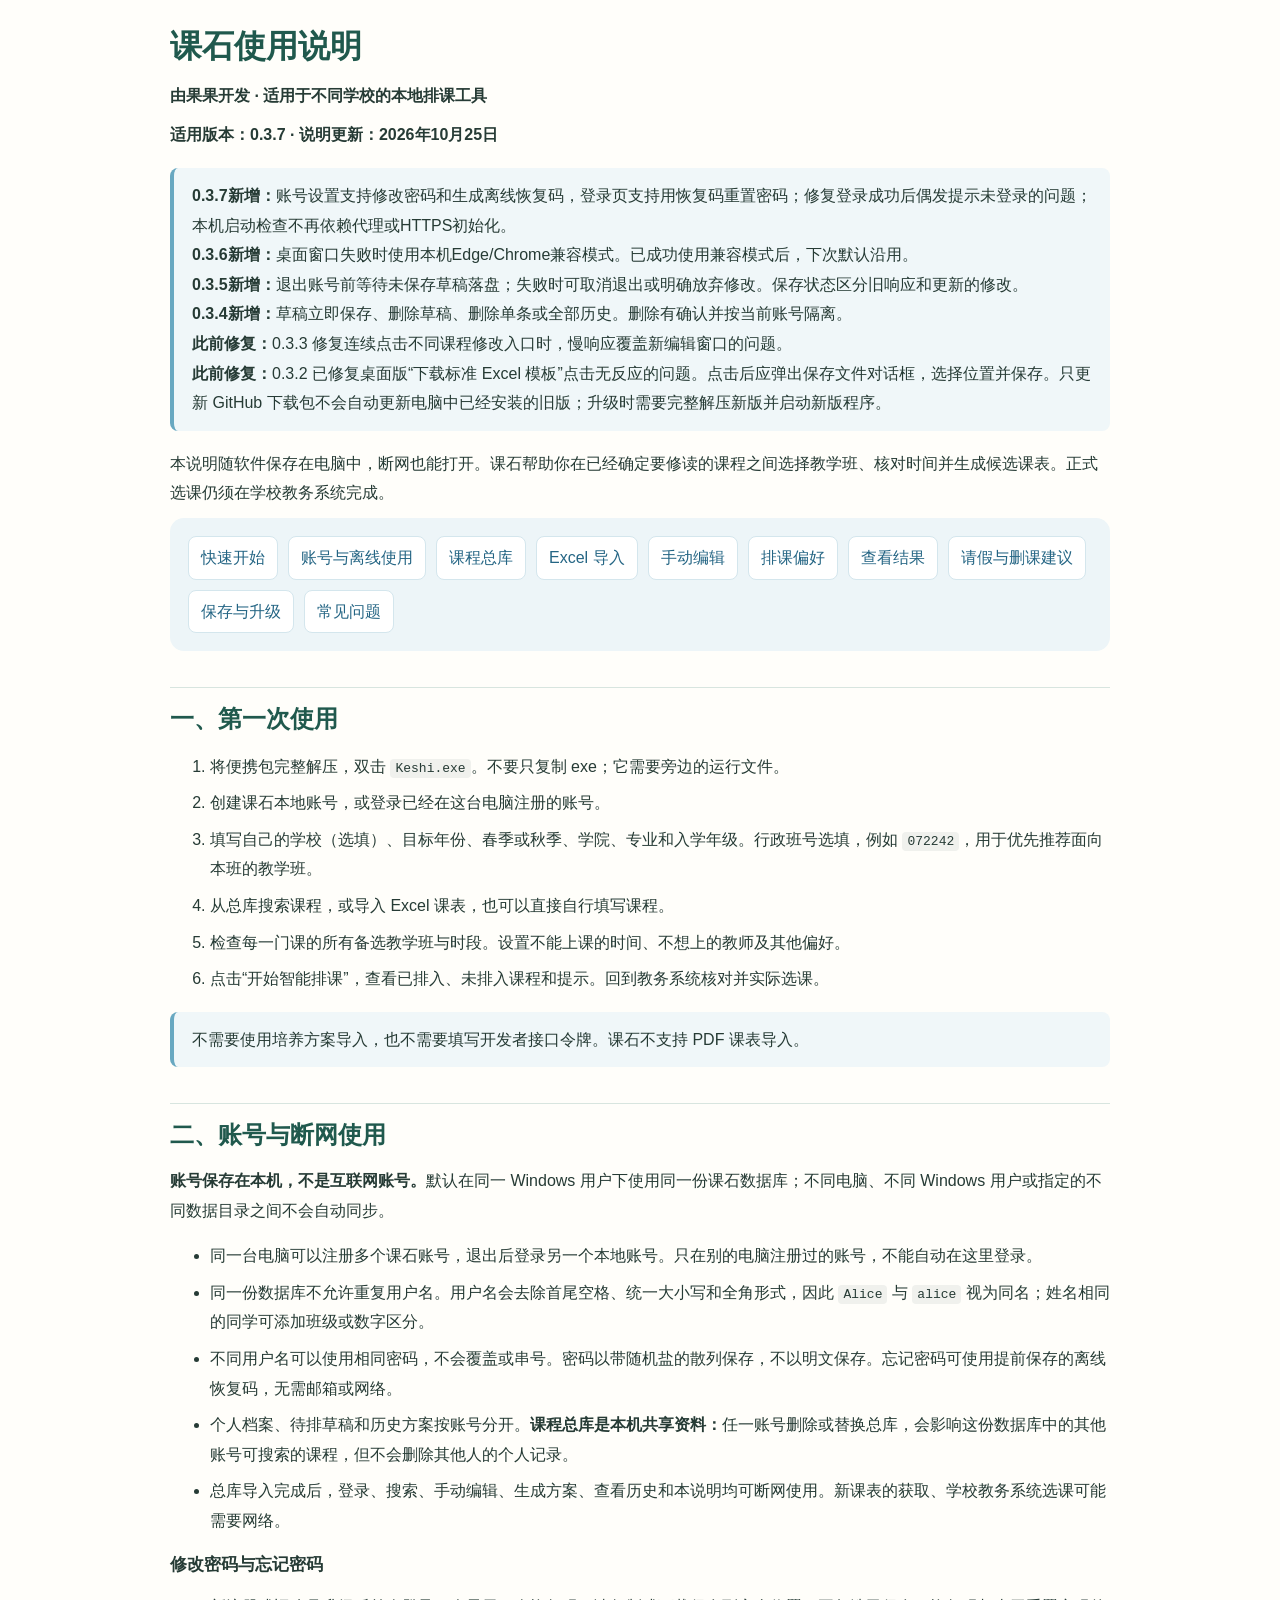
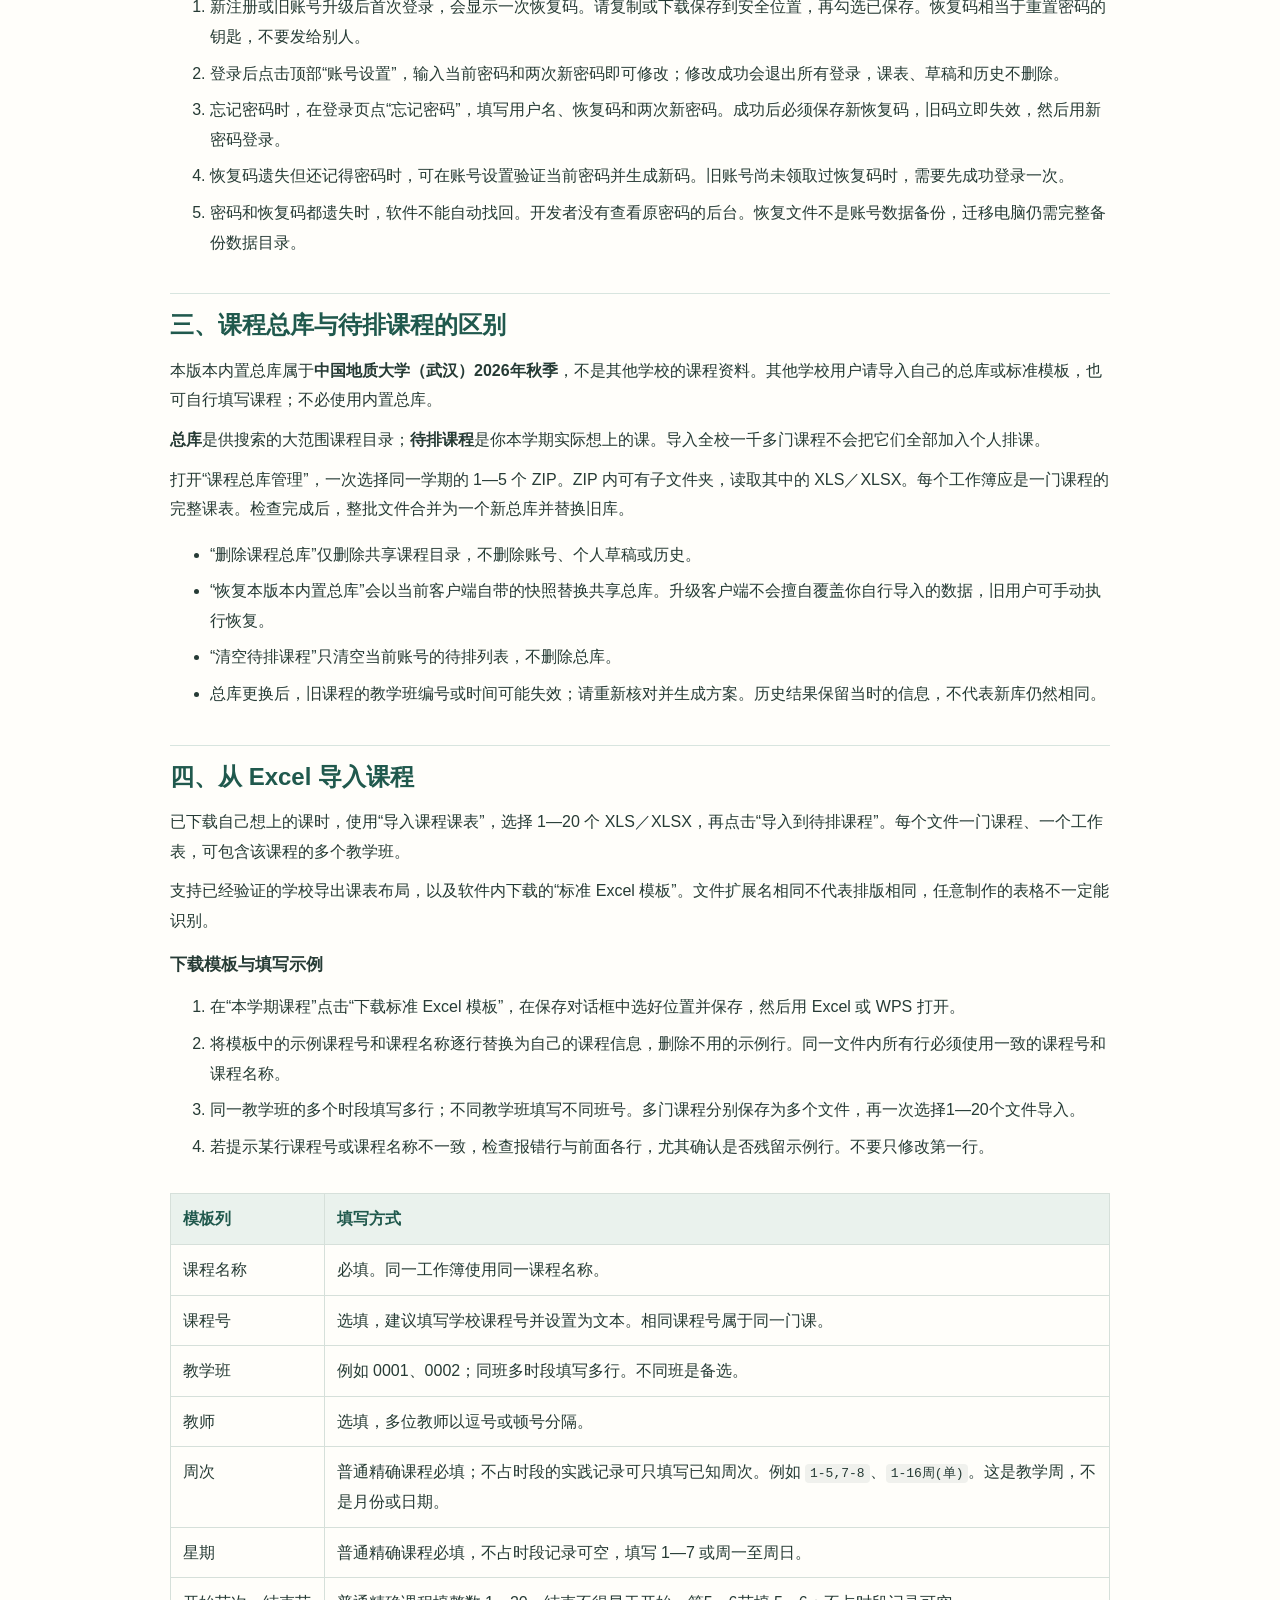
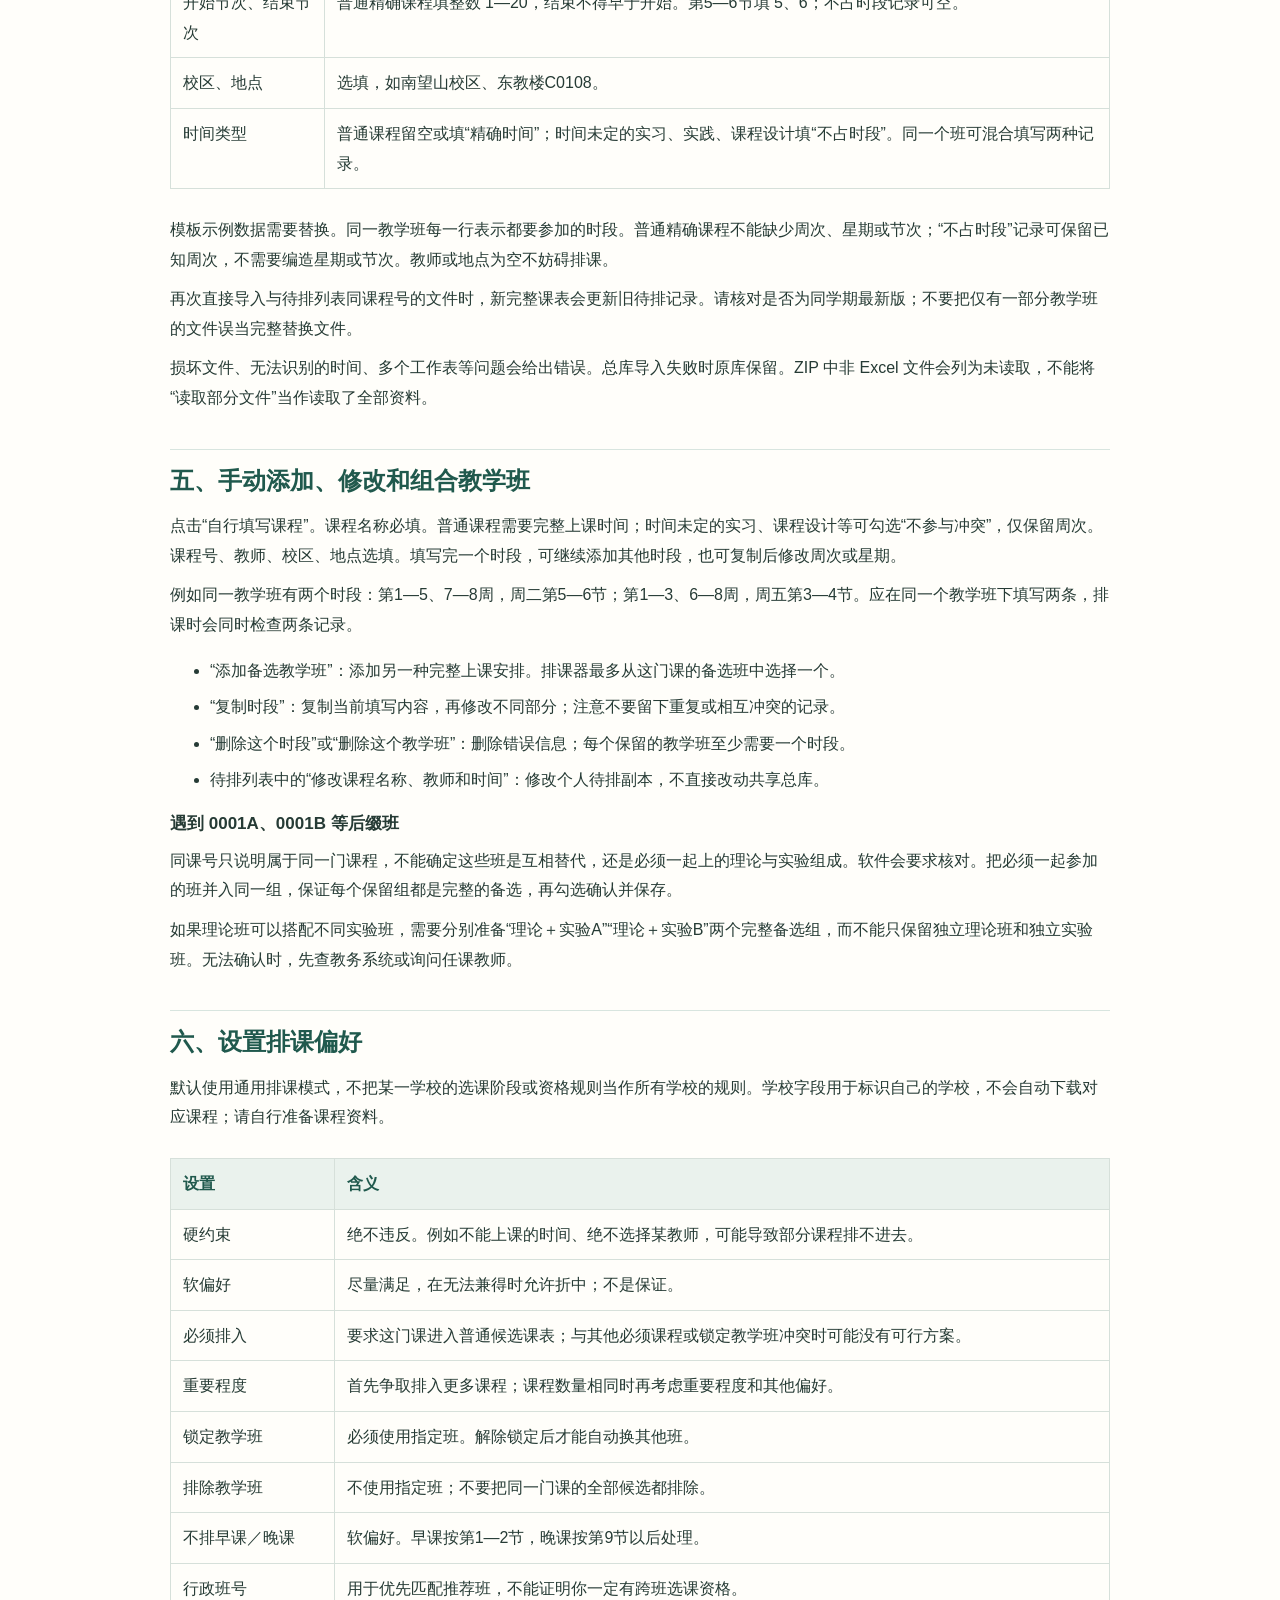
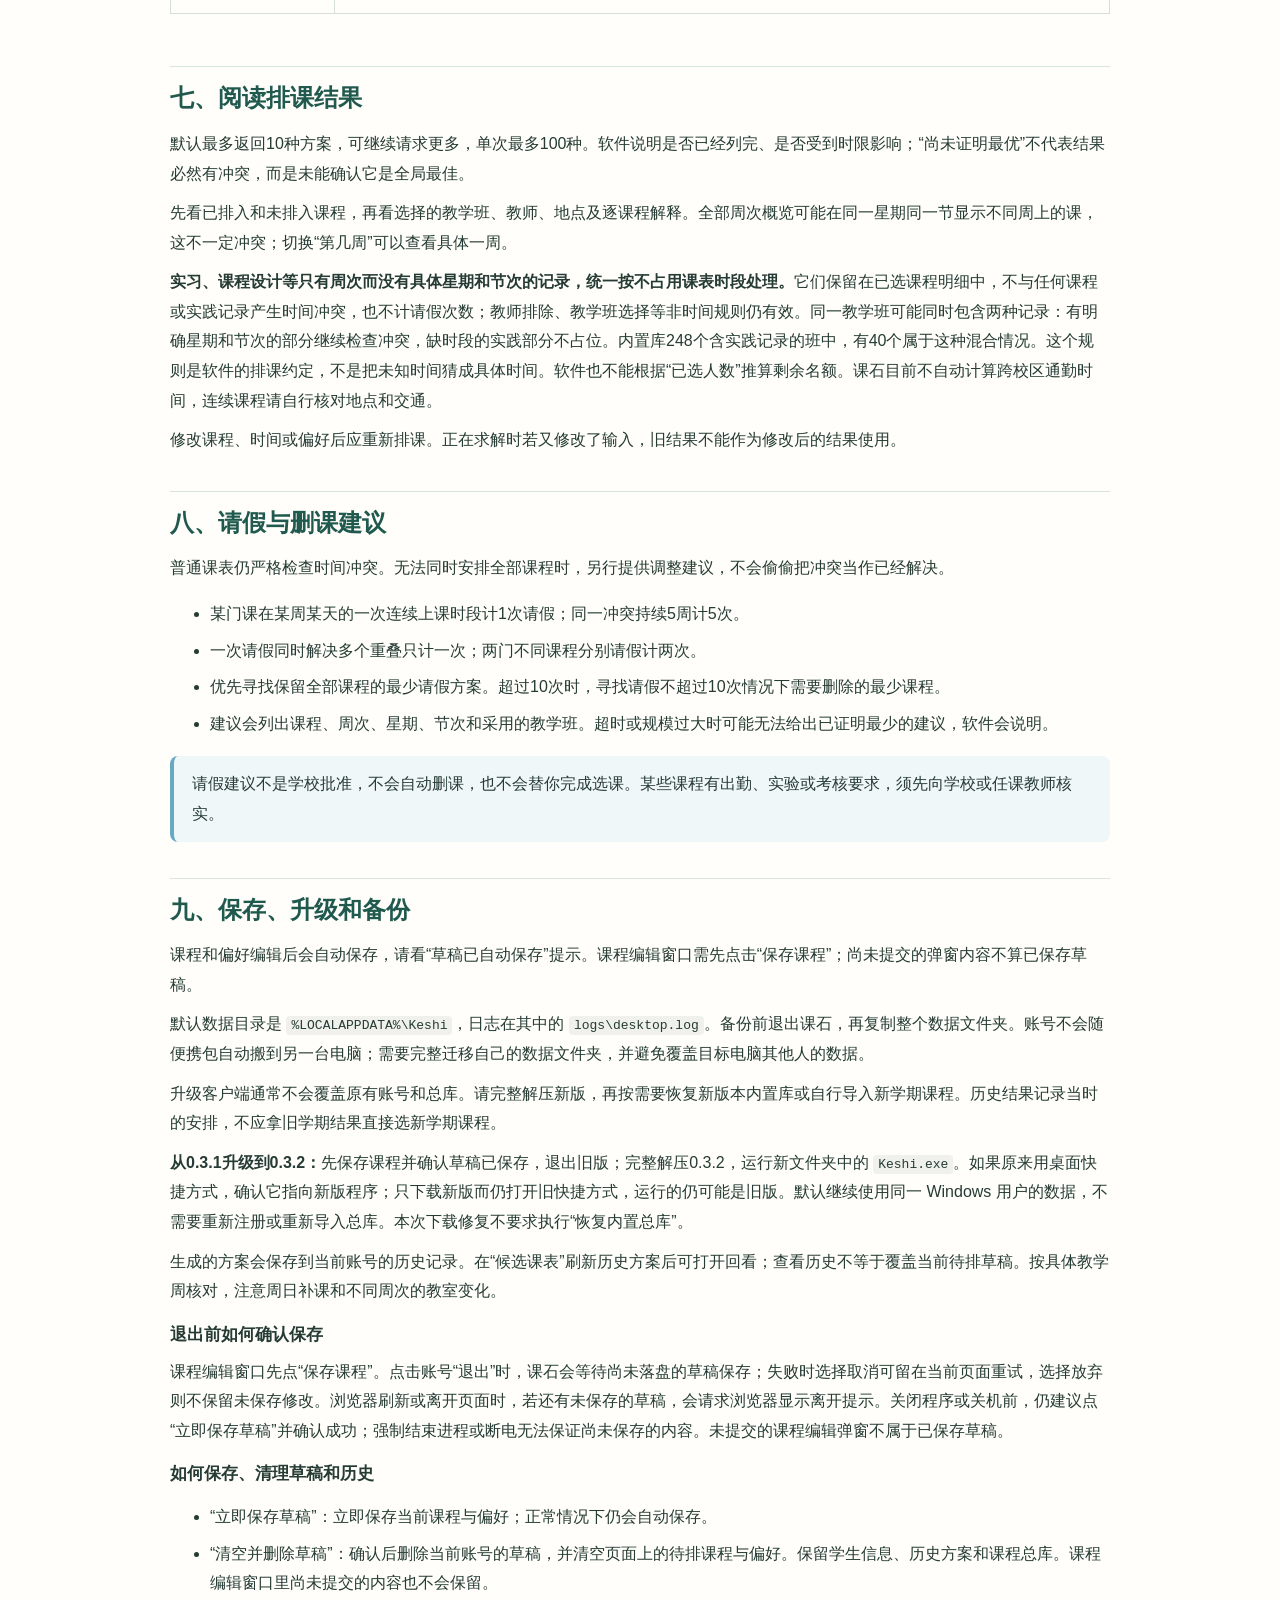
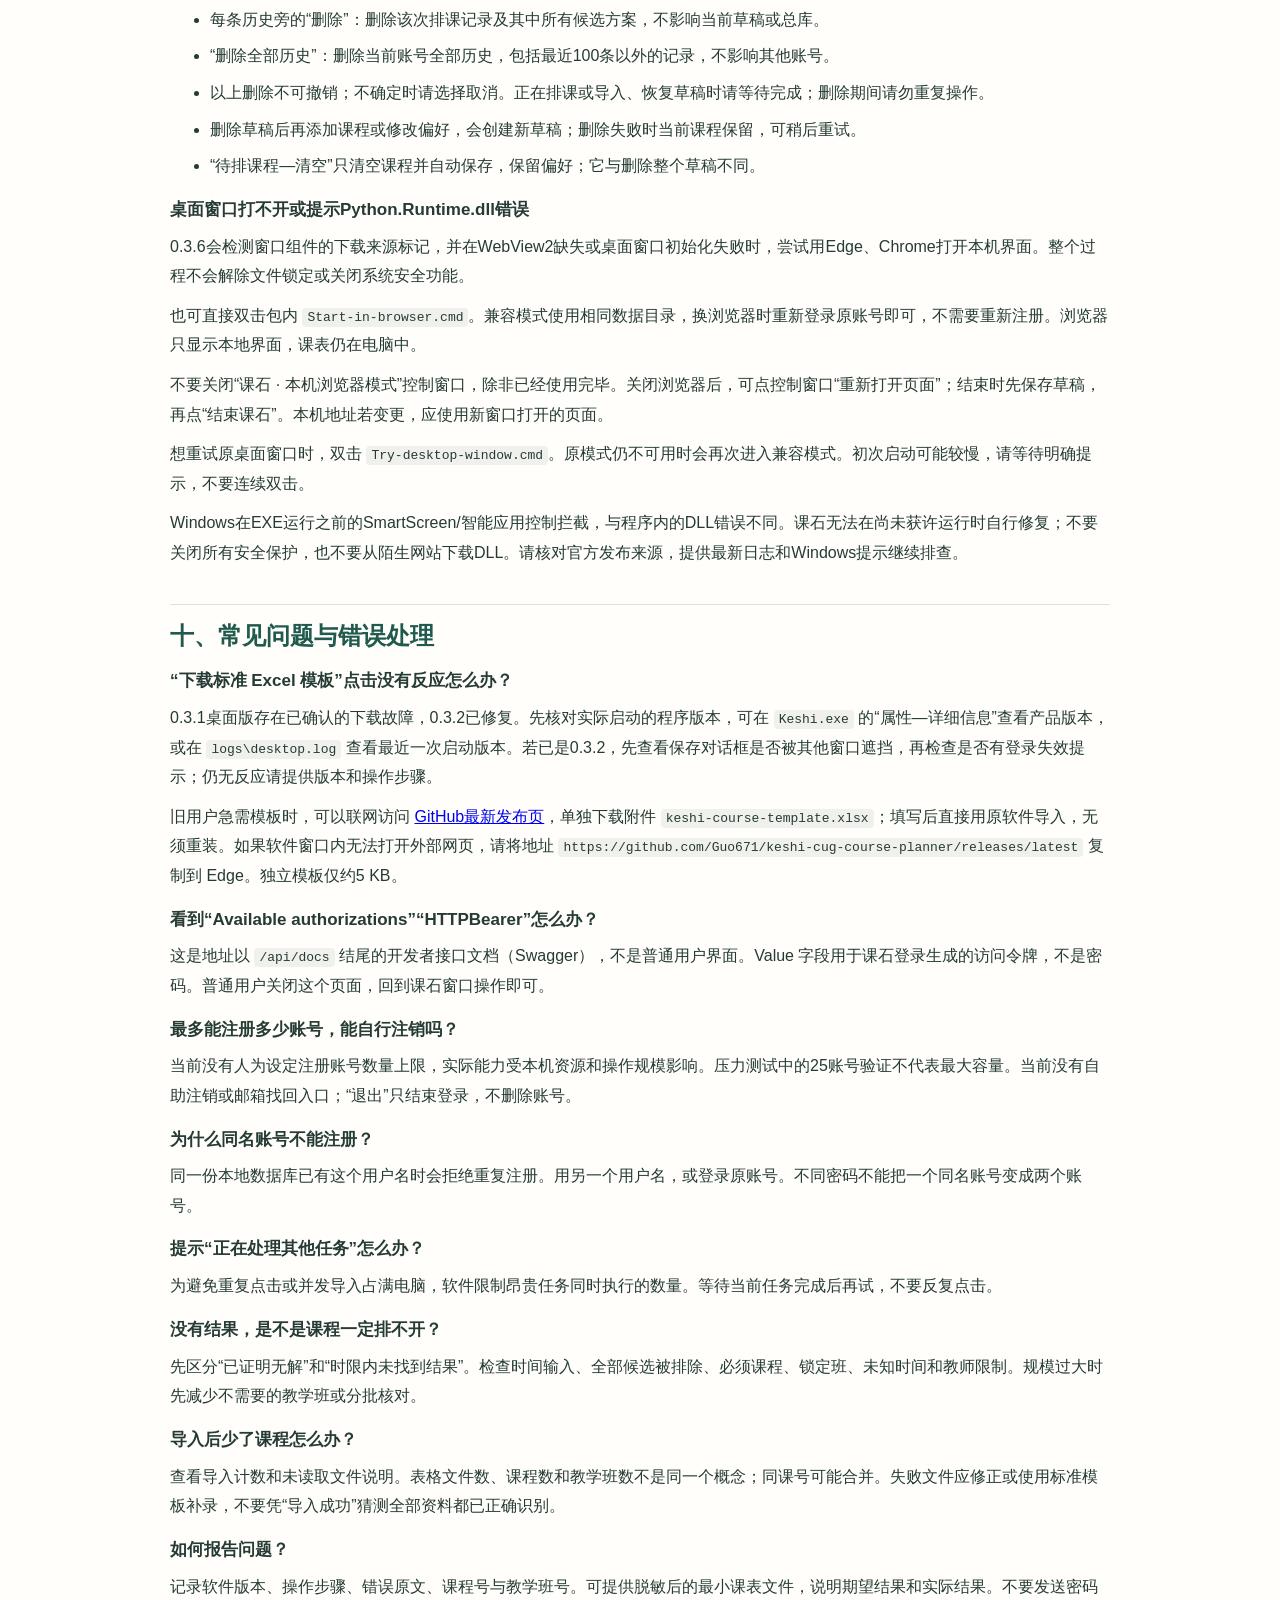
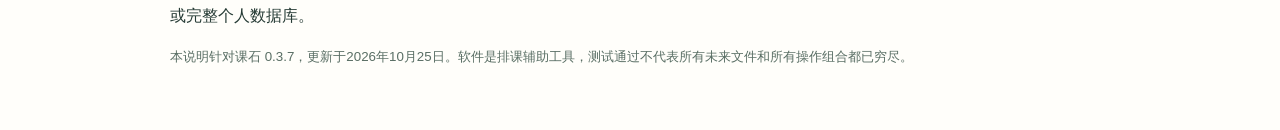
<file: frontend/help.html>
<!doctype html>
<html lang="zh-CN"><head><meta charset="utf-8"><meta name="viewport" content="width=device-width,initial-scale=1"><title>课石使用说明</title>
<style>
:root{font-family:"Microsoft YaHei UI","Microsoft YaHei",sans-serif;color:#263b35;background:#fffefa;line-height:1.85}*{box-sizing:border-box}body{max-width:1000px;margin:auto;padding:24px 30px 60px}h1,h2,h3{line-height:1.4}h1{color:#20594d;margin:0 0 12px}h2{margin:36px 0 14px;padding-top:14px;border-top:1px solid #d8e5df;color:#20594d}h3{margin-bottom:8px;font-size:17px}p{margin:10px 0}nav{display:flex;gap:10px;flex-wrap:wrap;padding:18px;background:#edf5f8;border-radius:14px}nav a{background:white;padding:6px 12px;border-radius:8px;color:#246584;text-decoration:none;border:1px solid #d4e6ed}a:focus-visible{outline:3px solid #528bc2}table{border-collapse:collapse;width:100%;margin:16px 0}th,td{padding:10px 12px;border:1px solid #d6e0da;text-align:left;vertical-align:top}th{background:#eaf2ed;color:#20594d}.table-wrap{overflow:auto}.note{background:#f0f7f9;border-left:4px solid #68a8c1;padding:13px 18px;margin:18px 0;border-radius:8px}code{overflow-wrap:anywhere;background:#f0f1ed;padding:2px 5px;border-radius:4px}li{margin:7px 0}small{color:#596e64}@media(max-width:540px){body{padding:18px 16px 40px;font-size:14px}h1{font-size:25px}h2{font-size:21px}th,td{padding:8px}nav{padding:12px;gap:8px}}@media print{nav{display:none}body{max-width:none;padding:0}h2{break-after:avoid}}
</style></head><body>
<h1>课石使用说明</h1><p><strong>由果果开发 · 适用于不同学校的本地排课工具</strong></p>
<p><strong>适用版本：0.3.7 · 说明更新：2026年10月25日</strong></p>
<div class="note"><strong>0.3.7新增：</strong>账号设置支持修改密码和生成离线恢复码，登录页支持用恢复码重置密码；修复登录成功后偶发提示未登录的问题；本机启动检查不再依赖代理或HTTPS初始化。<br><strong>0.3.6新增：</strong>桌面窗口失败时使用本机Edge/Chrome兼容模式。已成功使用兼容模式后，下次默认沿用。<br><strong>0.3.5新增：</strong>退出账号前等待未保存草稿落盘；失败时可取消退出或明确放弃修改。保存状态区分旧响应和更新的修改。<br><strong>0.3.4新增：</strong>草稿立即保存、删除草稿、删除单条或全部历史。删除有确认并按当前账号隔离。<br><strong>此前修复：</strong>0.3.3 修复连续点击不同课程修改入口时，慢响应覆盖新编辑窗口的问题。<br><strong>此前修复：</strong>0.3.2 已修复桌面版“下载标准 Excel 模板”点击无反应的问题。点击后应弹出保存文件对话框，选择位置并保存。只更新 GitHub 下载包不会自动更新电脑中已经安装的旧版；升级时需要完整解压新版并启动新版程序。</div>
<p>本说明随软件保存在电脑中，断网也能打开。课石帮助你在已经确定要修读的课程之间选择教学班、核对时间并生成候选课表。正式选课仍须在学校教务系统完成。</p>
<nav aria-label="说明目录"><a href="#quick">快速开始</a><a href="#accounts">账号与离线使用</a><a href="#catalog">课程总库</a><a href="#import">Excel 导入</a><a href="#manual">手动编辑</a><a href="#preferences">排课偏好</a><a href="#results">查看结果</a><a href="#leave">请假与删课建议</a><a href="#storage">保存与升级</a><a href="#questions">常见问题</a></nav>
<h2 id="quick">一、第一次使用</h2>
<ol><li>将便携包完整解压，双击 <code>Keshi.exe</code>。不要只复制 exe；它需要旁边的运行文件。</li><li>创建课石本地账号，或登录已经在这台电脑注册的账号。</li><li>填写自己的学校（选填）、目标年份、春季或秋季、学院、专业和入学年级。行政班号选填，例如 <code>072242</code>，用于优先推荐面向本班的教学班。</li><li>从总库搜索课程，或导入 Excel 课表，也可以直接自行填写课程。</li><li>检查每一门课的所有备选教学班与时段。设置不能上课的时间、不想上的教师及其他偏好。</li><li>点击“开始智能排课”，查看已排入、未排入课程和提示。回到教务系统核对并实际选课。</li></ol>
<div class="note">不需要使用培养方案导入，也不需要填写开发者接口令牌。课石不支持 PDF 课表导入。</div>
<h2 id="accounts">二、账号与断网使用</h2>
<p><strong>账号保存在本机，不是互联网账号。</strong>默认在同一 Windows 用户下使用同一份课石数据库；不同电脑、不同 Windows 用户或指定的不同数据目录之间不会自动同步。</p>
<ul><li>同一台电脑可以注册多个课石账号，退出后登录另一个本地账号。只在别的电脑注册过的账号，不能自动在这里登录。</li><li>同一份数据库不允许重复用户名。用户名会去除首尾空格、统一大小写和全角形式，因此 <code>Alice</code> 与 <code>alice</code> 视为同名；姓名相同的同学可添加班级或数字区分。</li><li>不同用户名可以使用相同密码，不会覆盖或串号。密码以带随机盐的散列保存，不以明文保存。忘记密码可使用提前保存的离线恢复码，无需邮箱或网络。</li><li>个人档案、待排草稿和历史方案按账号分开。<strong>课程总库是本机共享资料：</strong>任一账号删除或替换总库，会影响这份数据库中的其他账号可搜索的课程，但不会删除其他人的个人记录。</li><li>总库导入完成后，登录、搜索、手动编辑、生成方案、查看历史和本说明均可断网使用。新课表的获取、学校教务系统选课可能需要网络。</li></ul>
<h3>修改密码与忘记密码</h3><ol><li>新注册或旧账号升级后首次登录，会显示一次恢复码。请复制或下载保存到安全位置，再勾选已保存。恢复码相当于重置密码的钥匙，不要发给别人。</li><li>登录后点击顶部“账号设置”，输入当前密码和两次新密码即可修改；修改成功会退出所有登录，课表、草稿和历史不删除。</li><li>忘记密码时，在登录页点“忘记密码”，填写用户名、恢复码和两次新密码。成功后必须保存新恢复码，旧码立即失效，然后用新密码登录。</li><li>恢复码遗失但还记得密码时，可在账号设置验证当前密码并生成新码。旧账号尚未领取过恢复码时，需要先成功登录一次。</li><li>密码和恢复码都遗失时，软件不能自动找回。开发者没有查看原密码的后台。恢复文件不是账号数据备份，迁移电脑仍需完整备份数据目录。</li></ol><h2 id="catalog">三、课程总库与待排课程的区别</h2>
<p>本版本内置总库属于<strong>中国地质大学（武汉）2026年秋季</strong>，不是其他学校的课程资料。其他学校用户请导入自己的总库或标准模板，也可自行填写课程；不必使用内置总库。</p>
<p><strong>总库</strong>是供搜索的大范围课程目录；<strong>待排课程</strong>是你本学期实际想上的课。导入全校一千多门课程不会把它们全部加入个人排课。</p>
<p>打开“课程总库管理”，一次选择同一学期的 1—5 个 ZIP。ZIP 内可有子文件夹，读取其中的 XLS／XLSX。每个工作簿应是一门课程的完整课表。检查完成后，整批文件合并为一个新总库并替换旧库。</p>
<ul><li>“删除课程总库”仅删除共享课程目录，不删除账号、个人草稿或历史。</li><li>“恢复本版本内置总库”会以当前客户端自带的快照替换共享总库。升级客户端不会擅自覆盖你自行导入的数据，旧用户可手动执行恢复。</li><li>“清空待排课程”只清空当前账号的待排列表，不删除总库。</li><li>总库更换后，旧课程的教学班编号或时间可能失效；请重新核对并生成方案。历史结果保留当时的信息，不代表新库仍然相同。</li></ul>
<h2 id="import">四、从 Excel 导入课程</h2>
<p>已下载自己想上的课时，使用“导入课程课表”，选择 1—20 个 XLS／XLSX，再点击“导入到待排课程”。每个文件一门课程、一个工作表，可包含该课程的多个教学班。</p>
<p>支持已经验证的学校导出课表布局，以及软件内下载的“标准 Excel 模板”。文件扩展名相同不代表排版相同，任意制作的表格不一定能识别。</p>
<h3>下载模板与填写示例</h3>
<ol><li>在“本学期课程”点击“下载标准 Excel 模板”，在保存对话框中选好位置并保存，然后用 Excel 或 WPS 打开。</li><li>将模板中的示例课程号和课程名称逐行替换为自己的课程信息，删除不用的示例行。同一文件内所有行必须使用一致的课程号和课程名称。</li><li>同一教学班的多个时段填写多行；不同教学班填写不同班号。多门课程分别保存为多个文件，再一次选择1—20个文件导入。</li><li>若提示某行课程号或课程名称不一致，检查报错行与前面各行，尤其确认是否残留示例行。不要只修改第一行。</li></ol>
<div class="table-wrap"><table><thead><tr><th>模板列</th><th>填写方式</th></tr></thead><tbody>
<tr><td>课程名称</td><td>必填。同一工作簿使用同一课程名称。</td></tr><tr><td>课程号</td><td>选填，建议填写学校课程号并设置为文本。相同课程号属于同一门课。</td></tr><tr><td>教学班</td><td>例如 0001、0002；同班多时段填写多行。不同班是备选。</td></tr><tr><td>教师</td><td>选填，多位教师以逗号或顿号分隔。</td></tr><tr><td>周次</td><td>普通精确课程必填；不占时段的实践记录可只填写已知周次。例如 <code>1-5,7-8</code>、<code>1-16周(单)</code>。这是教学周，不是月份或日期。</td></tr><tr><td>星期</td><td>普通精确课程必填，不占时段记录可空，填写 1—7 或周一至周日。</td></tr><tr><td>开始节次、结束节次</td><td>普通精确课程填整数 1—20，结束不得早于开始。第5—6节填 5、6；不占时段记录可空。</td></tr><tr><td>校区、地点</td><td>选填，如南望山校区、东教楼C0108。</td></tr><tr><td>时间类型</td><td>普通课程留空或填“精确时间”；时间未定的实习、实践、课程设计填“不占时段”。同一个班可混合填写两种记录。</td></tr></tbody></table></div>
<p>模板示例数据需要替换。同一教学班每一行表示都要参加的时段。普通精确课程不能缺少周次、星期或节次；“不占时段”记录可保留已知周次，不需要编造星期或节次。教师或地点为空不妨碍排课。</p>
<p>再次直接导入与待排列表同课程号的文件时，新完整课表会更新旧待排记录。请核对是否为同学期最新版；不要把仅有一部分教学班的文件误当完整替换文件。</p>
<p>损坏文件、无法识别的时间、多个工作表等问题会给出错误。总库导入失败时原库保留。ZIP 中非 Excel 文件会列为未读取，不能将“读取部分文件”当作读取了全部资料。</p>
<h2 id="manual">五、手动添加、修改和组合教学班</h2>
<p>点击“自行填写课程”。课程名称必填。普通课程需要完整上课时间；时间未定的实习、课程设计等可勾选“不参与冲突”，仅保留周次。课程号、教师、校区、地点选填。填写完一个时段，可继续添加其他时段，也可复制后修改周次或星期。</p>
<p>例如同一教学班有两个时段：第1—5、7—8周，周二第5—6节；第1—3、6—8周，周五第3—4节。应在同一个教学班下填写两条，排课时会同时检查两条记录。</p>
<ul><li>“添加备选教学班”：添加另一种完整上课安排。排课器最多从这门课的备选班中选择一个。</li><li>“复制时段”：复制当前填写内容，再修改不同部分；注意不要留下重复或相互冲突的记录。</li><li>“删除这个时段”或“删除这个教学班”：删除错误信息；每个保留的教学班至少需要一个时段。</li><li>待排列表中的“修改课程名称、教师和时间”：修改个人待排副本，不直接改动共享总库。</li></ul>
<h3>遇到 0001A、0001B 等后缀班</h3>
<p>同课号只说明属于同一门课程，不能确定这些班是互相替代，还是必须一起上的理论与实验组成。软件会要求核对。把必须一起参加的班并入同一组，保证每个保留组都是完整的备选，再勾选确认并保存。</p>
<p>如果理论班可以搭配不同实验班，需要分别准备“理论＋实验A”“理论＋实验B”两个完整备选组，而不能只保留独立理论班和独立实验班。无法确认时，先查教务系统或询问任课教师。</p>
<h2 id="preferences">六、设置排课偏好</h2><p>默认使用通用排课模式，不把某一学校的选课阶段或资格规则当作所有学校的规则。学校字段用于标识自己的学校，不会自动下载对应课程；请自行准备课程资料。</p>
<div class="table-wrap"><table><thead><tr><th>设置</th><th>含义</th></tr></thead><tbody>
<tr><td>硬约束</td><td>绝不违反。例如不能上课的时间、绝不选择某教师，可能导致部分课程排不进去。</td></tr><tr><td>软偏好</td><td>尽量满足，在无法兼得时允许折中；不是保证。</td></tr><tr><td>必须排入</td><td>要求这门课进入普通候选课表；与其他必须课程或锁定教学班冲突时可能没有可行方案。</td></tr><tr><td>重要程度</td><td>首先争取排入更多课程；课程数量相同时再考虑重要程度和其他偏好。</td></tr><tr><td>锁定教学班</td><td>必须使用指定班。解除锁定后才能自动换其他班。</td></tr><tr><td>排除教学班</td><td>不使用指定班；不要把同一门课的全部候选都排除。</td></tr><tr><td>不排早课／晚课</td><td>软偏好。早课按第1—2节，晚课按第9节以后处理。</td></tr><tr><td>行政班号</td><td>用于优先匹配推荐班，不能证明你一定有跨班选课资格。</td></tr></tbody></table></div>
<h2 id="results">七、阅读排课结果</h2>
<p>默认最多返回10种方案，可继续请求更多，单次最多100种。软件说明是否已经列完、是否受到时限影响；“尚未证明最优”不代表结果必然有冲突，而是未能确认它是全局最佳。</p>
<p>先看已排入和未排入课程，再看选择的教学班、教师、地点及逐课程解释。全部周次概览可能在同一星期同一节显示不同周上的课，这不一定冲突；切换“第几周”可以查看具体一周。</p>
<p><strong>实习、课程设计等只有周次而没有具体星期和节次的记录，统一按不占用课表时段处理。</strong>它们保留在已选课程明细中，不与任何课程或实践记录产生时间冲突，也不计请假次数；教师排除、教学班选择等非时间规则仍有效。同一教学班可能同时包含两种记录：有明确星期和节次的部分继续检查冲突，缺时段的实践部分不占位。内置库248个含实践记录的班中，有40个属于这种混合情况。这个规则是软件的排课约定，不是把未知时间猜成具体时间。软件也不能根据“已选人数”推算剩余名额。课石目前不自动计算跨校区通勤时间，连续课程请自行核对地点和交通。</p>
<p>修改课程、时间或偏好后应重新排课。正在求解时若又修改了输入，旧结果不能作为修改后的结果使用。</p>
<h2 id="leave">八、请假与删课建议</h2>
<p>普通课表仍严格检查时间冲突。无法同时安排全部课程时，另行提供调整建议，不会偷偷把冲突当作已经解决。</p>
<ul><li>某门课在某周某天的一次连续上课时段计1次请假；同一冲突持续5周计5次。</li><li>一次请假同时解决多个重叠只计一次；两门不同课程分别请假计两次。</li><li>优先寻找保留全部课程的最少请假方案。超过10次时，寻找请假不超过10次情况下需要删除的最少课程。</li><li>建议会列出课程、周次、星期、节次和采用的教学班。超时或规模过大时可能无法给出已证明最少的建议，软件会说明。</li></ul>
<div class="note">请假建议不是学校批准，不会自动删课，也不会替你完成选课。某些课程有出勤、实验或考核要求，须先向学校或任课教师核实。</div>
<h2 id="storage">九、保存、升级和备份</h2>
<p>课程和偏好编辑后会自动保存，请看“草稿已自动保存”提示。课程编辑窗口需先点击“保存课程”；尚未提交的弹窗内容不算已保存草稿。</p>
<p>默认数据目录是 <code>%LOCALAPPDATA%\Keshi</code>，日志在其中的 <code>logs\desktop.log</code>。备份前退出课石，再复制整个数据文件夹。账号不会随便携包自动搬到另一台电脑；需要完整迁移自己的数据文件夹，并避免覆盖目标电脑其他人的数据。</p>
<p>升级客户端通常不会覆盖原有账号和总库。请完整解压新版，再按需要恢复新版本内置库或自行导入新学期课程。历史结果记录当时的安排，不应拿旧学期结果直接选新学期课程。</p>
<p><strong>从0.3.1升级到0.3.2：</strong>先保存课程并确认草稿已保存，退出旧版；完整解压0.3.2，运行新文件夹中的 <code>Keshi.exe</code>。如果原来用桌面快捷方式，确认它指向新版程序；只下载新版而仍打开旧快捷方式，运行的仍可能是旧版。默认继续使用同一 Windows 用户的数据，不需要重新注册或重新导入总库。本次下载修复不要求执行“恢复内置总库”。</p>
<p>生成的方案会保存到当前账号的历史记录。在“候选课表”刷新历史方案后可打开回看；查看历史不等于覆盖当前待排草稿。按具体教学周核对，注意周日补课和不同周次的教室变化。</p>
<h3>退出前如何确认保存</h3><p>课程编辑窗口先点“保存课程”。点击账号“退出”时，课石会等待尚未落盘的草稿保存；失败时选择取消可留在当前页面重试，选择放弃则不保留未保存修改。浏览器刷新或离开页面时，若还有未保存的草稿，会请求浏览器显示离开提示。关闭程序或关机前，仍建议点“立即保存草稿”并确认成功；强制结束进程或断电无法保证尚未保存的内容。未提交的课程编辑弹窗不属于已保存草稿。</p><h3>如何保存、清理草稿和历史</h3>
<ul><li>“立即保存草稿”：立即保存当前课程与偏好；正常情况下仍会自动保存。</li><li>“清空并删除草稿”：确认后删除当前账号的草稿，并清空页面上的待排课程与偏好。保留学生信息、历史方案和课程总库。课程编辑窗口里尚未提交的内容也不会保留。</li><li>每条历史旁的“删除”：删除该次排课记录及其中所有候选方案，不影响当前草稿或总库。</li><li>“删除全部历史”：删除当前账号全部历史，包括最近100条以外的记录，不影响其他账号。</li><li>以上删除不可撤销；不确定时请选择取消。正在排课或导入、恢复草稿时请等待完成；删除期间请勿重复操作。</li><li>删除草稿后再添加课程或修改偏好，会创建新草稿；删除失败时当前课程保留，可稍后重试。</li><li>“待排课程—清空”只清空课程并自动保存，保留偏好；它与删除整个草稿不同。</li></ul>
<h3>桌面窗口打不开或提示Python.Runtime.dll错误</h3>
<p>0.3.6会检测窗口组件的下载来源标记，并在WebView2缺失或桌面窗口初始化失败时，尝试用Edge、Chrome打开本机界面。整个过程不会解除文件锁定或关闭系统安全功能。</p>
<p>也可直接双击包内 <code>Start-in-browser.cmd</code>。兼容模式使用相同数据目录，换浏览器时重新登录原账号即可，不需要重新注册。浏览器只显示本地界面，课表仍在电脑中。</p>
<p>不要关闭“课石 · 本机浏览器模式”控制窗口，除非已经使用完毕。关闭浏览器后，可点控制窗口“重新打开页面”；结束时先保存草稿，再点“结束课石”。本机地址若变更，应使用新窗口打开的页面。</p>
<p>想重试原桌面窗口时，双击 <code>Try-desktop-window.cmd</code>。原模式仍不可用时会再次进入兼容模式。初次启动可能较慢，请等待明确提示，不要连续双击。</p>
<p>Windows在EXE运行之前的SmartScreen/智能应用控制拦截，与程序内的DLL错误不同。课石无法在尚未获许运行时自行修复；不要关闭所有安全保护，也不要从陌生网站下载DLL。请核对官方发布来源，提供最新日志和Windows提示继续排查。</p>
<h2 id="questions">十、常见问题与错误处理</h2>
<h3>“下载标准 Excel 模板”点击没有反应怎么办？</h3><p>0.3.1桌面版存在已确认的下载故障，0.3.2已修复。先核对实际启动的程序版本，可在 <code>Keshi.exe</code> 的“属性—详细信息”查看产品版本，或在 <code>logs\desktop.log</code> 查看最近一次启动版本。若已是0.3.2，先查看保存对话框是否被其他窗口遮挡，再检查是否有登录失效提示；仍无反应请提供版本和操作步骤。</p>
<p>旧用户急需模板时，可以联网访问 <a href="https://github.com/Guo671/keshi-cug-course-planner/releases/latest" target="_blank" rel="noopener noreferrer">GitHub最新发布页</a>，单独下载附件 <code>keshi-course-template.xlsx</code>；填写后直接用原软件导入，无须重装。如果软件窗口内无法打开外部网页，请将地址 <code>https://github.com/Guo671/keshi-cug-course-planner/releases/latest</code> 复制到 Edge。独立模板仅约5 KB。</p>
<h3>看到“Available authorizations”“HTTPBearer”怎么办？</h3><p>这是地址以 <code>/api/docs</code> 结尾的开发者接口文档（Swagger），不是普通用户界面。Value 字段用于课石登录生成的访问令牌，不是密码。普通用户关闭这个页面，回到课石窗口操作即可。</p>
<h3>最多能注册多少账号，能自行注销吗？</h3><p>当前没有人为设定注册账号数量上限，实际能力受本机资源和操作规模影响。压力测试中的25账号验证不代表最大容量。当前没有自助注销或邮箱找回入口；“退出”只结束登录，不删除账号。</p>
<h3>为什么同名账号不能注册？</h3><p>同一份本地数据库已有这个用户名时会拒绝重复注册。用另一个用户名，或登录原账号。不同密码不能把一个同名账号变成两个账号。</p>
<h3>提示“正在处理其他任务”怎么办？</h3><p>为避免重复点击或并发导入占满电脑，软件限制昂贵任务同时执行的数量。等待当前任务完成后再试，不要反复点击。</p>
<h3>没有结果，是不是课程一定排不开？</h3><p>先区分“已证明无解”和“时限内未找到结果”。检查时间输入、全部候选被排除、必须课程、锁定班、未知时间和教师限制。规模过大时先减少不需要的教学班或分批核对。</p>
<h3>导入后少了课程怎么办？</h3><p>查看导入计数和未读取文件说明。表格文件数、课程数和教学班数不是同一个概念；同课号可能合并。失败文件应修正或使用标准模板补录，不要凭“导入成功”猜测全部资料都已正确识别。</p>
<h3>如何报告问题？</h3><p>记录软件版本、操作步骤、错误原文、课程号与教学班号。可提供脱敏后的最小课表文件，说明期望结果和实际结果。不要发送密码或完整个人数据库。</p>
<small>本说明针对课石 0.3.7，更新于2026年10月25日。软件是排课辅助工具，测试通过不代表所有未来文件和所有操作组合都已穷尽。</small>
</body></html>
</file>
